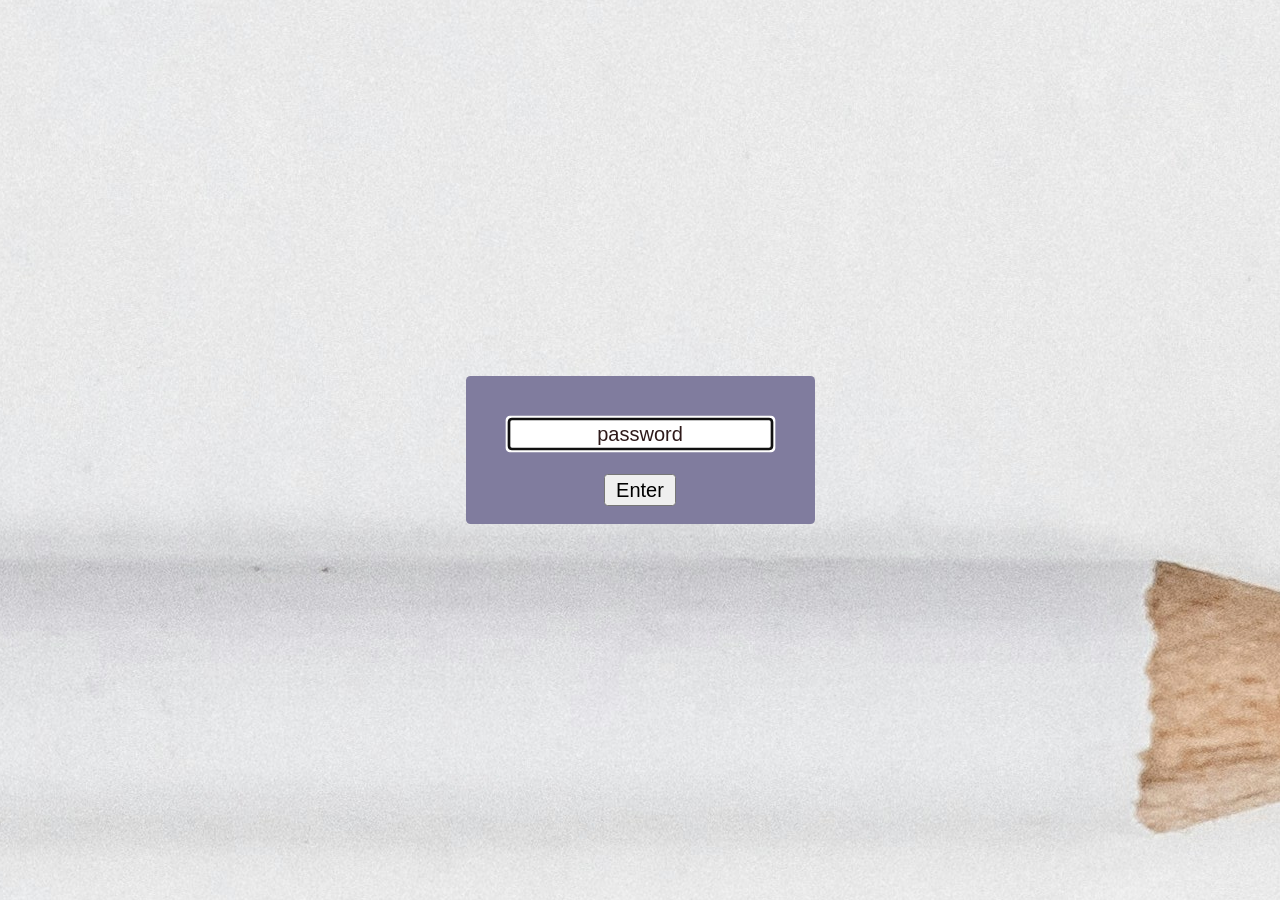
<file: index.html>
<!DOCTYPE html>
<html xmlns="http://www.w3.org/1999/xhtml">
<head>
<title>Statistics Seminar</title>

<meta name="viewport" content="width=device-width, initial-scale=1.0">

</head>

<style>

body {
	background-image: url('background.png');
	background-attachment: fixed;
	color: #fcca03;
}

.box {
	border-radius: 3px;
	background: #807c9e; margin: auto; padding: 12px;
}

.lightbox {
	zoom: 1.5;
	position: fixed;
	top: 0;
	left: 0;
	width: 100%;
	height: 100%;
	background: rgba(255, 255, 255, 0);
	text-align: center;
	margin: auto;

}

div.horizontal {
	display: flex;
	justify-content: center;
	height: 100%;
}

div.vertical {
	display: flex;
	flex-direction: column;
	justify-content: center;
	width: 100%;
}

::-webkit-input-placeholder {
   color: rgb(46, 26, 26);
   text-align: center;
}

::-moz-placeholder {
   color: rgb(46, 26, 26);
   text-align: center;
}

:-ms-input-placeholder {
   color: rgb(46, 26, 26);
   text-align: center;
}

</style>

<body>

	<div id="loginbox" class="lightbox" >
		<div class="horizontal">
			<div class="vertical">
				<div class="box">
					<input style="margin: 16px; text-align: center;" id="password" type="password" placeholder="password" /> <br />
					<button id="loginbutton" type="button">Enter</button>
					<p id="wrongPassword" style="display: none">wrong password</p>
				</div>
			</div>
		</div>
	</div>



	<script type="text/javascript" src="https://code.jquery.com/jquery-1.12.0.min.js"></script>


	 <script type="text/javascript" src="https://rawcdn.githack.com/chrisveness/crypto/7067ee62f18c76dd4a9d372a00e647205460b62b/sha1.js"></script>

	<script type="text/javascript">
	"use strict";


	function loadPage(pwd) {

		var hash= pwd;
		hash= Sha1.hash(pwd);
		var url= hash + "/docs/index.html"; // the page to load

		$.ajax({
			url : url,
			dataType : "html",
			success : function(data) {

				window.location= url;

			},
			error : function(xhr, ajaxOptions, thrownError) {


				parent.location.hash= hash;

				//$("#wrongPassword").show();
				$("#password").attr("placeholder","wrong password");
				$("#password").val("");
			}
		});
	}


	$("#loginbutton").on("click", function() {
		loadPage($("#password").val());
	});
	$("#password").keypress(function(e) {
		if (e.which == 13) {

			loadPage($("#password").val());
		}
	});
	$("#password").focus();

	</script>

</body>
</html>
</file>
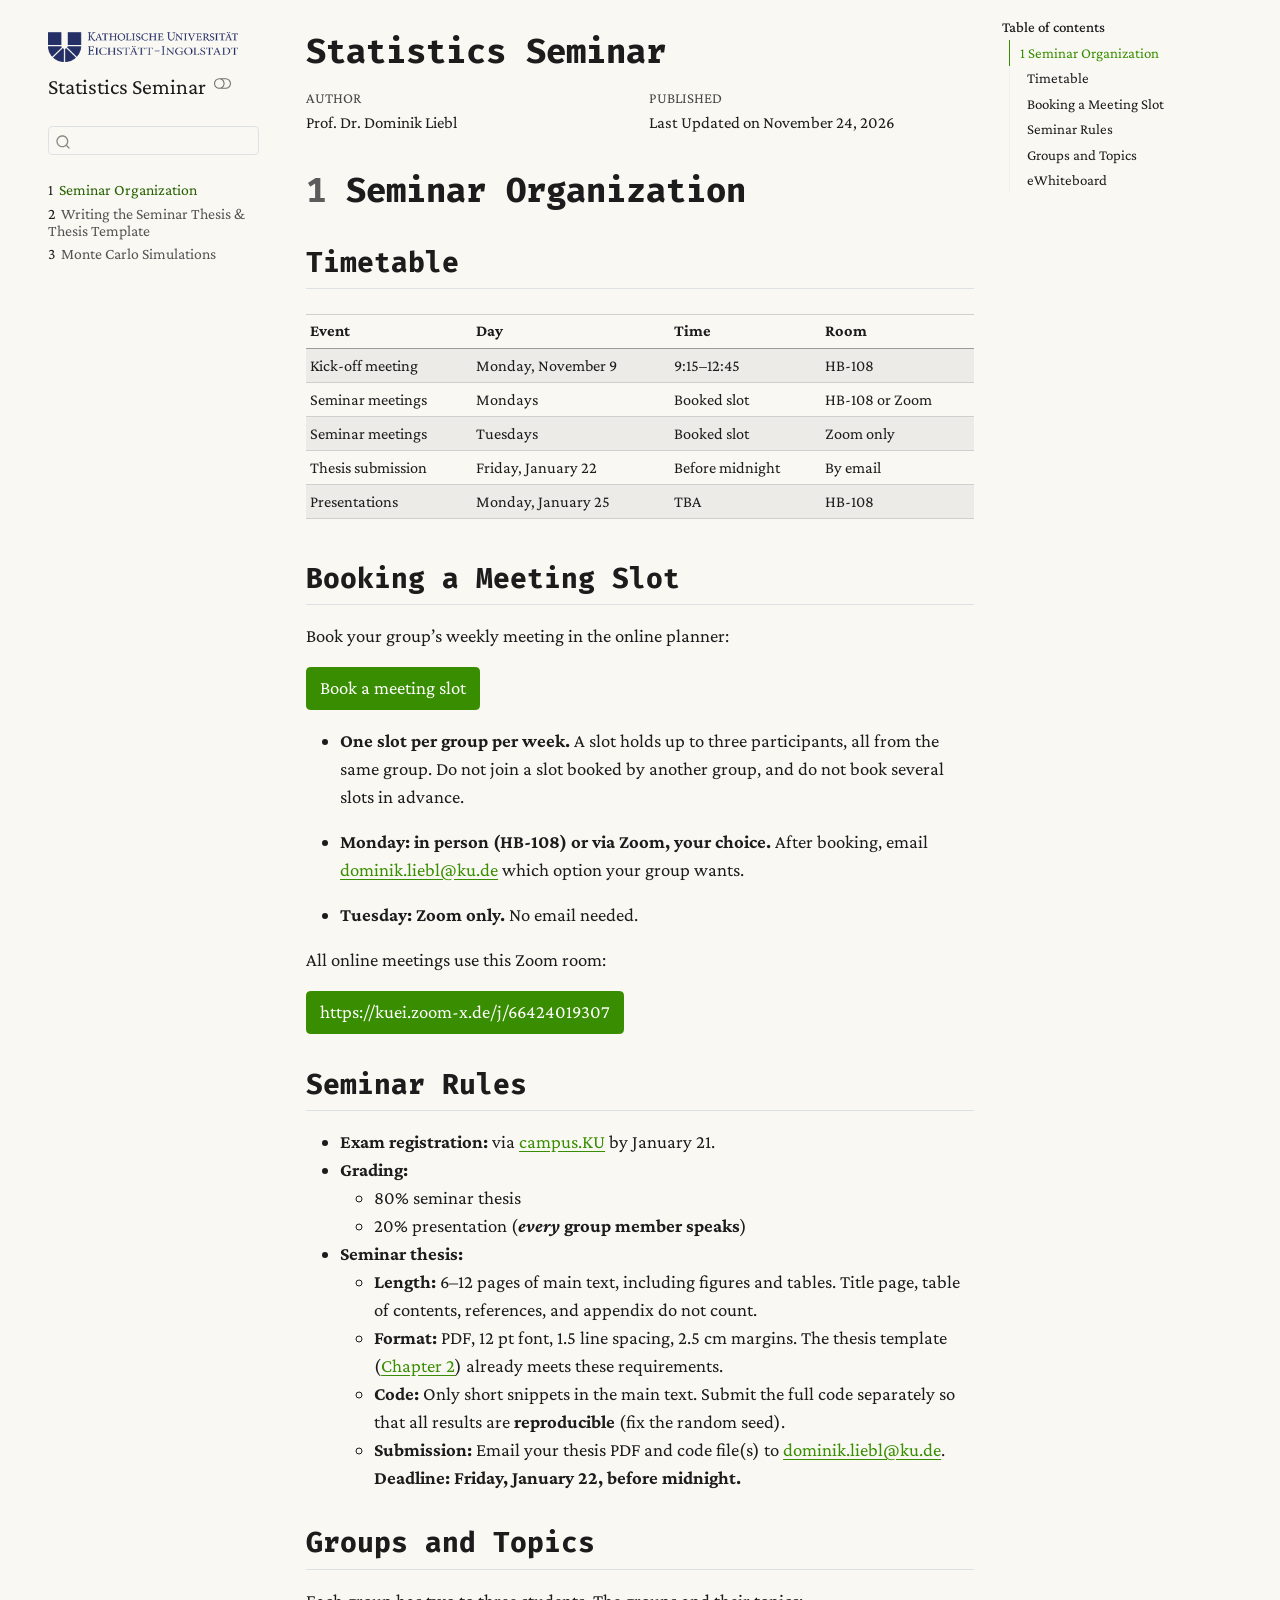
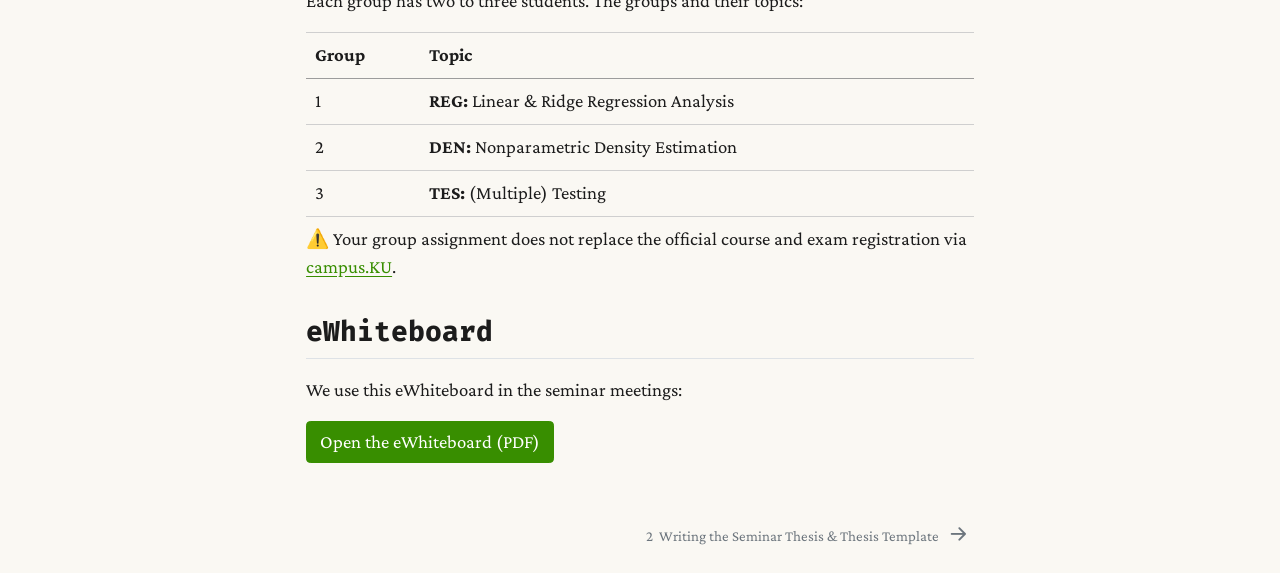
<file: 808068ebae80eb5d4d869b2d85708bfa71cf1113/docs/index.html>
<!DOCTYPE html>
<html xmlns="http://www.w3.org/1999/xhtml" lang="en" xml:lang="en"><head>
<meta http-equiv="Content-Type" content="text/html; charset=UTF-8">
<meta charset="utf-8">
<meta name="generator" content="quarto-1.5.57">
<meta name="viewport" content="width=device-width, initial-scale=1.0, user-scalable=yes">
<meta name="author" content="Prof.&nbsp;Dr.&nbsp;Dominik Liebl">
<title>Statistics Seminar</title>
<style>
code{white-space: pre-wrap;}
span.smallcaps{font-variant: small-caps;}
div.columns{display: flex; gap: min(4vw, 1.5em);}
div.column{flex: auto; overflow-x: auto;}
div.hanging-indent{margin-left: 1.5em; text-indent: -1.5em;}
ul.task-list{list-style: none;}
ul.task-list li input[type="checkbox"] {
  width: 0.8em;
  margin: 0 0.8em 0.2em -1em; /* quarto-specific, see https://github.com/quarto-dev/quarto-cli/issues/4556 */ 
  vertical-align: middle;
}
</style>

<script src="site_libs/quarto-nav/quarto-nav.js"></script>
<script src="site_libs/quarto-nav/headroom.min.js"></script>
<script src="site_libs/clipboard/clipboard.min.js"></script>
<script src="site_libs/quarto-search/autocomplete.umd.js"></script>
<script src="site_libs/quarto-search/fuse.min.js"></script>
<script src="site_libs/quarto-search/quarto-search.js"></script>
<meta name="quarto:offset" content="./">
<link href="./03-Seminar-Thesis.html" rel="next">
<script src="site_libs/quarto-html/quarto.js"></script>
<script src="site_libs/quarto-html/popper.min.js"></script>
<script src="site_libs/quarto-html/tippy.umd.min.js"></script>
<script src="site_libs/quarto-html/anchor.min.js"></script>
<link href="site_libs/quarto-html/tippy.css" rel="stylesheet">
<link href="site_libs/quarto-html/quarto-syntax-highlighting.css" rel="stylesheet" class="quarto-color-scheme" id="quarto-text-highlighting-styles">
<link href="site_libs/quarto-html/quarto-syntax-highlighting-dark.css" rel="prefetch" class="quarto-color-scheme quarto-color-alternate" id="quarto-text-highlighting-styles">
<script src="site_libs/bootstrap/bootstrap.min.js"></script>
<link href="site_libs/bootstrap/bootstrap-icons.css" rel="stylesheet">
<link href="site_libs/bootstrap/bootstrap.min.css" rel="stylesheet" class="quarto-color-scheme" id="quarto-bootstrap" data-mode="light">
<link href="site_libs/bootstrap/bootstrap-dark.min.css" rel="prefetch" class="quarto-color-scheme quarto-color-alternate" id="quarto-bootstrap" data-mode="dark"><script id="quarto-search-options" type="application/json">{
  "location": "sidebar",
  "copy-button": false,
  "collapse-after": 3,
  "panel-placement": "start",
  "type": "textbox",
  "limit": 50,
  "keyboard-shortcut": [
    "f",
    "/",
    "s"
  ],
  "show-item-context": false,
  "language": {
    "search-no-results-text": "No results",
    "search-matching-documents-text": "matching documents",
    "search-copy-link-title": "Copy link to search",
    "search-hide-matches-text": "Hide additional matches",
    "search-more-match-text": "more match in this document",
    "search-more-matches-text": "more matches in this document",
    "search-clear-button-title": "Clear",
    "search-text-placeholder": "",
    "search-detached-cancel-button-title": "Cancel",
    "search-submit-button-title": "Submit",
    "search-label": "Search"
  }
}</script><script src="site_libs/kePrint-0.0.1/kePrint.js"></script><link href="site_libs/lightable-0.0.1/lightable.css" rel="stylesheet">
</head>
<body class="nav-sidebar floating">

<div id="quarto-search-results"></div>
  <header id="quarto-header" class="headroom fixed-top"><nav class="quarto-secondary-nav"><div class="container-fluid d-flex">
      <button type="button" class="quarto-btn-toggle btn" data-bs-toggle="collapse" role="button" data-bs-target=".quarto-sidebar-collapse-item" aria-controls="quarto-sidebar" aria-expanded="false" aria-label="Toggle sidebar navigation" onclick="if (window.quartoToggleHeadroom) { window.quartoToggleHeadroom(); }">
        <i class="bi bi-layout-text-sidebar-reverse"></i>
      </button>
        <nav class="quarto-page-breadcrumbs" aria-label="breadcrumb"><ol class="breadcrumb"><li class="breadcrumb-item"><a href="./index.html"><span class="chapter-number">1</span>&nbsp; <span class="chapter-title">Seminar Organization</span></a></li></ol></nav>
        <a class="flex-grow-1" role="navigation" data-bs-toggle="collapse" data-bs-target=".quarto-sidebar-collapse-item" aria-controls="quarto-sidebar" aria-expanded="false" aria-label="Toggle sidebar navigation" onclick="if (window.quartoToggleHeadroom) { window.quartoToggleHeadroom(); }">      
        </a>
      <button type="button" class="btn quarto-search-button" aria-label="Search" onclick="window.quartoOpenSearch();">
        <i class="bi bi-search"></i>
      </button>
    </div>
  </nav></header><!-- content --><div id="quarto-content" class="quarto-container page-columns page-rows-contents page-layout-article">
<!-- sidebar -->
  <nav id="quarto-sidebar" class="sidebar collapse collapse-horizontal quarto-sidebar-collapse-item sidebar-navigation floating overflow-auto"><div class="pt-lg-2 mt-2 text-left sidebar-header sidebar-header-stacked">
      <a href="./index.html" class="sidebar-logo-link">
      <img src="./images/KU_Logo_Blau_M.png" alt="" class="sidebar-logo py-0 d-lg-inline d-none"></a>
    <div class="sidebar-title mb-0 py-0">
      <a href="./">Statistics Seminar</a> 
        <div class="sidebar-tools-main">
  <a href="" class="quarto-color-scheme-toggle quarto-navigation-tool  px-1" onclick="window.quartoToggleColorScheme(); return false;" title="Toggle dark mode"><i class="bi"></i></a>
</div>
    </div>
      </div>
        <div class="mt-2 flex-shrink-0 align-items-center">
        <div class="sidebar-search">
        <div id="quarto-search" class="" title="Search"></div>
        </div>
        </div>
    <div class="sidebar-menu-container"> 
    <ul class="list-unstyled mt-1">
<li class="sidebar-item">
  <div class="sidebar-item-container"> 
  <a href="./index.html" class="sidebar-item-text sidebar-link active">
 <span class="menu-text"><span class="chapter-number">1</span>&nbsp; <span class="chapter-title">Seminar Organization</span></span></a>
  </div>
</li>
        <li class="sidebar-item">
  <div class="sidebar-item-container"> 
  <a href="./03-Seminar-Thesis.html" class="sidebar-item-text sidebar-link">
 <span class="menu-text"><span class="chapter-number">2</span>&nbsp; <span class="chapter-title">Writing the Seminar Thesis &amp; Thesis Template</span></span></a>
  </div>
</li>
        <li class="sidebar-item">
  <div class="sidebar-item-container"> 
  <a href="./01-Monte-Carlo.html" class="sidebar-item-text sidebar-link">
 <span class="menu-text"><span class="chapter-number">3</span>&nbsp; <span class="chapter-title">Monte Carlo Simulations</span></span></a>
  </div>
</li>
    </ul>
</div>
</nav><div id="quarto-sidebar-glass" class="quarto-sidebar-collapse-item" data-bs-toggle="collapse" data-bs-target=".quarto-sidebar-collapse-item"></div>
<!-- margin-sidebar -->
    <div id="quarto-margin-sidebar" class="sidebar margin-sidebar">
        <nav id="TOC" role="doc-toc" class="toc-active"><h2 id="toc-title">Table of contents</h2>
   
  <ul>
<li>
<a href="#sec-organization" id="toc-sec-organization" class="nav-link active" data-scroll-target="#sec-organization"><span class="header-section-number">1</span> Seminar Organization</a>
  <ul class="collapse">
<li><a href="#timetable" id="toc-timetable" class="nav-link" data-scroll-target="#timetable">Timetable</a></li>
  <li><a href="#booking-a-meeting-slot" id="toc-booking-a-meeting-slot" class="nav-link" data-scroll-target="#booking-a-meeting-slot">Booking a Meeting Slot</a></li>
  <li><a href="#seminar-rules" id="toc-seminar-rules" class="nav-link" data-scroll-target="#seminar-rules">Seminar Rules</a></li>
  <li><a href="#groups-and-topics" id="toc-groups-and-topics" class="nav-link" data-scroll-target="#groups-and-topics">Groups and Topics</a></li>
  <li><a href="#ewhiteboard" id="toc-ewhiteboard" class="nav-link" data-scroll-target="#ewhiteboard">eWhiteboard</a></li>
  </ul>
</li>
  </ul></nav>
    </div>
<!-- main -->
<main class="content" id="quarto-document-content"><header id="title-block-header" class="quarto-title-block default"><div class="quarto-title">
<h1 class="title">Statistics Seminar</h1>
</div>



<div class="quarto-title-meta">

    <div>
    <div class="quarto-title-meta-heading">Author</div>
    <div class="quarto-title-meta-contents">
             <p>Prof.&nbsp;Dr.&nbsp;Dominik Liebl </p>
          </div>
  </div>
    
    <div>
    <div class="quarto-title-meta-heading">Published</div>
    <div class="quarto-title-meta-contents">
      <p class="date">Last Updated on November 24, 2026</p>
    </div>
  </div>
  
    
  </div>
  


</header><!-- LTeX: language=en-US --><section id="sec-organization" class="level1" data-number="1"><h1 data-number="1">
<span class="header-section-number">1</span> Seminar Organization</h1>
<section id="timetable" class="level2 unnumbered"><h2 class="unnumbered anchored" data-anchor-id="timetable">Timetable</h2>
<div class="cell" data-layout-align="center">
<div class="cell-output-display">
<table class="table caption-top table-sm table-striped small" data-quarto-postprocess="true">
<thead><tr class="header">
<th style="text-align: left;" data-quarto-table-cell-role="th">Event</th>
<th style="text-align: left;" data-quarto-table-cell-role="th">Day</th>
<th style="text-align: left;" data-quarto-table-cell-role="th">Time</th>
<th style="text-align: left;" data-quarto-table-cell-role="th">Room</th>
</tr></thead>
<tbody>
<tr class="odd">
<td style="text-align: left;">Kick-off meeting</td>
<td style="text-align: left;">Monday, November 9</td>
<td style="text-align: left;">9:15–12:45</td>
<td style="text-align: left;">HB-108</td>
</tr>
<tr class="even">
<td style="text-align: left;">Seminar meetings</td>
<td style="text-align: left;">Mondays</td>
<td style="text-align: left;">Booked slot</td>
<td style="text-align: left;">HB-108 or Zoom</td>
</tr>
<tr class="odd">
<td style="text-align: left;">Seminar meetings</td>
<td style="text-align: left;">Tuesdays</td>
<td style="text-align: left;">Booked slot</td>
<td style="text-align: left;">Zoom only</td>
</tr>
<tr class="even">
<td style="text-align: left;">Thesis submission</td>
<td style="text-align: left;">Friday, January 22</td>
<td style="text-align: left;">Before midnight</td>
<td style="text-align: left;">By email</td>
</tr>
<tr class="odd">
<td style="text-align: left;">Presentations</td>
<td style="text-align: left;">Monday, January 25</td>
<td style="text-align: left;">TBA</td>
<td style="text-align: left;">HB-108</td>
</tr>
</tbody>
</table>
</div>
</div>
</section><section id="booking-a-meeting-slot" class="level2 unnumbered"><h2 class="unnumbered anchored" data-anchor-id="booking-a-meeting-slot">Booking a Meeting Slot</h2>
<p>Book your group’s weekly meeting in the online planner:</p>
<p><a href="https://terminplaner.dfn.de/public/bookings/30d3a64c-356c-4dc3-82ca-a02fd46df1c0" class="btn btn-primary" target="_blank" rel="noopener">Book a meeting slot</a></p>
<div class="spaced-list">
<ul>
<li>
<strong>One slot per group per week.</strong> A slot holds up to three participants, all from the same group. Do not join a slot booked by another group, and do not book several slots in advance.</li>
<li>
<strong>Monday: in person (HB-108) or via Zoom, your choice.</strong> After booking, email <a href="mailto:dominik.liebl@ku.de">dominik.liebl@ku.de</a> which option your group wants.</li>
<li>
<strong>Tuesday: Zoom only.</strong> No email needed.</li>
</ul>
</div>
<p>All online meetings use this Zoom room:</p>
<p><a href="https://kuei.zoom-x.de/j/66424019307" class="btn btn-primary" target="_blank" rel="noopener">https://kuei.zoom-x.de/j/66424019307</a></p>
<!-- 
## Who Is the Seminar For? {-}

The seminar is open to Master's students at the WFI (e.g., BAOR) and in the Master's program in Data Science.

You should have taken at least one Master's-level statistics course (e.g., Predictive Analytics) or hold a quantitative Bachelor's degree. Above all, you should be curious about *how* and *why* statistical methods work, not just how to apply them. 
-->
</section><section id="seminar-rules" class="level2 unnumbered"><h2 class="unnumbered anchored" data-anchor-id="seminar-rules">Seminar Rules</h2>
<ul>
<li>
<strong>Exam registration:</strong> via <a href="https://campus.ku.de/">campus.KU</a> by January 21.</li>
<li>
<strong>Grading:</strong>
<ul>
<li>80% seminar thesis</li>
<li>20% presentation (<strong><em>every</em> group member speaks</strong>)</li>
</ul>
</li>
<li>
<strong>Seminar thesis:</strong>
<ul>
<li>
<strong>Length:</strong> 6–12 pages of main text, including figures and tables. Title page, table of contents, references, and appendix do not count.</li>
<li>
<strong>Format:</strong> PDF, 12 pt font, 1.5 line spacing, 2.5 cm margins. The thesis template (<a href="03-Seminar-Thesis.html" class="quarto-xref"><span>Chapter 2</span></a>) already meets these requirements.</li>
<li>
<strong>Code:</strong> Only short snippets in the main text. Submit the full code separately so that all results are <strong>reproducible</strong> (fix the random seed).</li>
<li>
<strong>Submission:</strong> Email your thesis PDF and code file(s) to <a href="mailto:dominik.liebl@ku.de">dominik.liebl@ku.de</a>. <strong>Deadline: Friday, January 22, before midnight.</strong>
</li>
</ul>
</li>
</ul></section><section id="groups-and-topics" class="level2 unnumbered"><h2 class="unnumbered anchored" data-anchor-id="groups-and-topics">Groups and Topics</h2>
<p>Each group has two to three students. The groups and their topics:</p>
<table class="caption-top table">
<thead><tr class="header">
<th style="text-align: left;">Group</th>
<th style="text-align: left;">Topic</th>
</tr></thead>
<tbody>
<tr class="odd">
<td style="text-align: left;">1</td>
<td style="text-align: left;">
<strong>REG:</strong> Linear &amp; Ridge Regression Analysis</td>
</tr>
<tr class="even">
<td style="text-align: left;">2</td>
<td style="text-align: left;">
<strong>DEN:</strong> Nonparametric Density Estimation</td>
</tr>
<tr class="odd">
<td style="text-align: left;">3</td>
<td style="text-align: left;">
<strong>TES:</strong> (Multiple) Testing</td>
</tr>
</tbody>
</table>
<p>⚠️ Your group assignment does not replace the official course and exam registration via <a href="https://campus.ku.de/">campus.KU</a>.</p>
</section><section id="ewhiteboard" class="level2 unnumbered"><h2 class="unnumbered anchored" data-anchor-id="ewhiteboard">eWhiteboard</h2>
<p>We use this eWhiteboard in the seminar meetings:</p>
<p><a href="https://www.dropbox.com/scl/fi/a8gewu9x97xj0x3fsp31y/26_27_eWhiteboard_annotated.pdf?rlkey=s9t4svy32iigxibruovo5gq4s&amp;st=b3fcm7m6&amp;dl=0" class="btn btn-primary" target="_blank" rel="noopener">Open the eWhiteboard (PDF)</a></p>


</section></section></main><!-- /main --><script id="quarto-html-after-body" type="application/javascript">
window.document.addEventListener("DOMContentLoaded", function (event) {
  const toggleBodyColorMode = (bsSheetEl) => {
    const mode = bsSheetEl.getAttribute("data-mode");
    const bodyEl = window.document.querySelector("body");
    if (mode === "dark") {
      bodyEl.classList.add("quarto-dark");
      bodyEl.classList.remove("quarto-light");
    } else {
      bodyEl.classList.add("quarto-light");
      bodyEl.classList.remove("quarto-dark");
    }
  }
  const toggleBodyColorPrimary = () => {
    const bsSheetEl = window.document.querySelector("link#quarto-bootstrap");
    if (bsSheetEl) {
      toggleBodyColorMode(bsSheetEl);
    }
  }
  toggleBodyColorPrimary();  
  const disableStylesheet = (stylesheets) => {
    for (let i=0; i < stylesheets.length; i++) {
      const stylesheet = stylesheets[i];
      stylesheet.rel = 'prefetch';
    }
  }
  const enableStylesheet = (stylesheets) => {
    for (let i=0; i < stylesheets.length; i++) {
      const stylesheet = stylesheets[i];
      stylesheet.rel = 'stylesheet';
    }
  }
  const manageTransitions = (selector, allowTransitions) => {
    const els = window.document.querySelectorAll(selector);
    for (let i=0; i < els.length; i++) {
      const el = els[i];
      if (allowTransitions) {
        el.classList.remove('notransition');
      } else {
        el.classList.add('notransition');
      }
    }
  }
  const toggleGiscusIfUsed = (isAlternate, darkModeDefault) => {
    const baseTheme = document.querySelector('#giscus-base-theme')?.value ?? 'light';
    const alternateTheme = document.querySelector('#giscus-alt-theme')?.value ?? 'dark';
    let newTheme = '';
    if(darkModeDefault) {
      newTheme = isAlternate ? baseTheme : alternateTheme;
    } else {
      newTheme = isAlternate ? alternateTheme : baseTheme;
    }
    const changeGiscusTheme = () => {
      // From: https://github.com/giscus/giscus/issues/336
      const sendMessage = (message) => {
        const iframe = document.querySelector('iframe.giscus-frame');
        if (!iframe) return;
        iframe.contentWindow.postMessage({ giscus: message }, 'https://giscus.app');
      }
      sendMessage({
        setConfig: {
          theme: newTheme
        }
      });
    }
    const isGiscussLoaded = window.document.querySelector('iframe.giscus-frame') !== null;
    if (isGiscussLoaded) {
      changeGiscusTheme();
    }
  }
  const toggleColorMode = (alternate) => {
    // Switch the stylesheets
    const alternateStylesheets = window.document.querySelectorAll('link.quarto-color-scheme.quarto-color-alternate');
    manageTransitions('#quarto-margin-sidebar .nav-link', false);
    if (alternate) {
      enableStylesheet(alternateStylesheets);
      for (const sheetNode of alternateStylesheets) {
        if (sheetNode.id === "quarto-bootstrap") {
          toggleBodyColorMode(sheetNode);
        }
      }
    } else {
      disableStylesheet(alternateStylesheets);
      toggleBodyColorPrimary();
    }
    manageTransitions('#quarto-margin-sidebar .nav-link', true);
    // Switch the toggles
    const toggles = window.document.querySelectorAll('.quarto-color-scheme-toggle');
    for (let i=0; i < toggles.length; i++) {
      const toggle = toggles[i];
      if (toggle) {
        if (alternate) {
          toggle.classList.add("alternate");     
        } else {
          toggle.classList.remove("alternate");
        }
      }
    }
    // Hack to workaround the fact that safari doesn't
    // properly recolor the scrollbar when toggling (#1455)
    if (navigator.userAgent.indexOf('Safari') > 0 && navigator.userAgent.indexOf('Chrome') == -1) {
      manageTransitions("body", false);
      window.scrollTo(0, 1);
      setTimeout(() => {
        window.scrollTo(0, 0);
        manageTransitions("body", true);
      }, 40);  
    }
  }
  const isFileUrl = () => { 
    return window.location.protocol === 'file:';
  }
  const hasAlternateSentinel = () => {  
    let styleSentinel = getColorSchemeSentinel();
    if (styleSentinel !== null) {
      return styleSentinel === "alternate";
    } else {
      return false;
    }
  }
  const setStyleSentinel = (alternate) => {
    const value = alternate ? "alternate" : "default";
    if (!isFileUrl()) {
      window.localStorage.setItem("quarto-color-scheme", value);
    } else {
      localAlternateSentinel = value;
    }
  }
  const getColorSchemeSentinel = () => {
    if (!isFileUrl()) {
      const storageValue = window.localStorage.getItem("quarto-color-scheme");
      return storageValue != null ? storageValue : localAlternateSentinel;
    } else {
      return localAlternateSentinel;
    }
  }
  const darkModeDefault = false;
  let localAlternateSentinel = darkModeDefault ? 'alternate' : 'default';
  // Dark / light mode switch
  window.quartoToggleColorScheme = () => {
    // Read the current dark / light value 
    let toAlternate = !hasAlternateSentinel();
    toggleColorMode(toAlternate);
    setStyleSentinel(toAlternate);
    toggleGiscusIfUsed(toAlternate, darkModeDefault);
  };
  // Ensure there is a toggle, if there isn't float one in the top right
  if (window.document.querySelector('.quarto-color-scheme-toggle') === null) {
    const a = window.document.createElement('a');
    a.classList.add('top-right');
    a.classList.add('quarto-color-scheme-toggle');
    a.href = "";
    a.onclick = function() { try { window.quartoToggleColorScheme(); } catch {} return false; };
    const i = window.document.createElement("i");
    i.classList.add('bi');
    a.appendChild(i);
    window.document.body.appendChild(a);
  }
  // Switch to dark mode if need be
  if (hasAlternateSentinel()) {
    toggleColorMode(true);
  } else {
    toggleColorMode(false);
  }
  const icon = "";
  const anchorJS = new window.AnchorJS();
  anchorJS.options = {
    placement: 'right',
    icon: icon
  };
  anchorJS.add('.anchored');
  const isCodeAnnotation = (el) => {
    for (const clz of el.classList) {
      if (clz.startsWith('code-annotation-')) {                     
        return true;
      }
    }
    return false;
  }
  const onCopySuccess = function(e) {
    // button target
    const button = e.trigger;
    // don't keep focus
    button.blur();
    // flash "checked"
    button.classList.add('code-copy-button-checked');
    var currentTitle = button.getAttribute("title");
    button.setAttribute("title", "Copied!");
    let tooltip;
    if (window.bootstrap) {
      button.setAttribute("data-bs-toggle", "tooltip");
      button.setAttribute("data-bs-placement", "left");
      button.setAttribute("data-bs-title", "Copied!");
      tooltip = new bootstrap.Tooltip(button, 
        { trigger: "manual", 
          customClass: "code-copy-button-tooltip",
          offset: [0, -8]});
      tooltip.show();    
    }
    setTimeout(function() {
      if (tooltip) {
        tooltip.hide();
        button.removeAttribute("data-bs-title");
        button.removeAttribute("data-bs-toggle");
        button.removeAttribute("data-bs-placement");
      }
      button.setAttribute("title", currentTitle);
      button.classList.remove('code-copy-button-checked');
    }, 1000);
    // clear code selection
    e.clearSelection();
  }
  const getTextToCopy = function(trigger) {
      const codeEl = trigger.previousElementSibling.cloneNode(true);
      for (const childEl of codeEl.children) {
        if (isCodeAnnotation(childEl)) {
          childEl.remove();
        }
      }
      return codeEl.innerText;
  }
  const clipboard = new window.ClipboardJS('.code-copy-button:not([data-in-quarto-modal])', {
    text: getTextToCopy
  });
  clipboard.on('success', onCopySuccess);
  if (window.document.getElementById('quarto-embedded-source-code-modal')) {
    // For code content inside modals, clipBoardJS needs to be initialized with a container option
    // TODO: Check when it could be a function (https://github.com/zenorocha/clipboard.js/issues/860)
    const clipboardModal = new window.ClipboardJS('.code-copy-button[data-in-quarto-modal]', {
      text: getTextToCopy,
      container: window.document.getElementById('quarto-embedded-source-code-modal')
    });
    clipboardModal.on('success', onCopySuccess);
  }
    var localhostRegex = new RegExp(/^(?:http|https):\/\/localhost\:?[0-9]*\//);
    var mailtoRegex = new RegExp(/^mailto:/);
      var filterRegex = new RegExp('/' + window.location.host + '/');
    var isInternal = (href) => {
        return filterRegex.test(href) || localhostRegex.test(href) || mailtoRegex.test(href);
    }
    // Inspect non-navigation links and adorn them if external
 	var links = window.document.querySelectorAll('a[href]:not(.nav-link):not(.navbar-brand):not(.toc-action):not(.sidebar-link):not(.sidebar-item-toggle):not(.pagination-link):not(.no-external):not([aria-hidden]):not(.dropdown-item):not(.quarto-navigation-tool):not(.about-link)');
    for (var i=0; i<links.length; i++) {
      const link = links[i];
      if (!isInternal(link.href)) {
        // undo the damage that might have been done by quarto-nav.js in the case of
        // links that we want to consider external
        if (link.dataset.originalHref !== undefined) {
          link.href = link.dataset.originalHref;
        }
      }
    }
  function tippyHover(el, contentFn, onTriggerFn, onUntriggerFn) {
    const config = {
      allowHTML: true,
      maxWidth: 500,
      delay: 100,
      arrow: false,
      appendTo: function(el) {
          return el.parentElement;
      },
      interactive: true,
      interactiveBorder: 10,
      theme: 'quarto',
      placement: 'bottom-start',
    };
    if (contentFn) {
      config.content = contentFn;
    }
    if (onTriggerFn) {
      config.onTrigger = onTriggerFn;
    }
    if (onUntriggerFn) {
      config.onUntrigger = onUntriggerFn;
    }
    window.tippy(el, config); 
  }
  const noterefs = window.document.querySelectorAll('a[role="doc-noteref"]');
  for (var i=0; i<noterefs.length; i++) {
    const ref = noterefs[i];
    tippyHover(ref, function() {
      // use id or data attribute instead here
      let href = ref.getAttribute('data-footnote-href') || ref.getAttribute('href');
      try { href = new URL(href).hash; } catch {}
      const id = href.replace(/^#\/?/, "");
      const note = window.document.getElementById(id);
      if (note) {
        return note.innerHTML;
      } else {
        return "";
      }
    });
  }
  const xrefs = window.document.querySelectorAll('a.quarto-xref');
  const processXRef = (id, note) => {
    // Strip column container classes
    const stripColumnClz = (el) => {
      el.classList.remove("page-full", "page-columns");
      if (el.children) {
        for (const child of el.children) {
          stripColumnClz(child);
        }
      }
    }
    stripColumnClz(note)
    if (id === null || id.startsWith('sec-')) {
      // Special case sections, only their first couple elements
      const container = document.createElement("div");
      if (note.children && note.children.length > 2) {
        container.appendChild(note.children[0].cloneNode(true));
        for (let i = 1; i < note.children.length; i++) {
          const child = note.children[i];
          if (child.tagName === "P" && child.innerText === "") {
            continue;
          } else {
            container.appendChild(child.cloneNode(true));
            break;
          }
        }
        if (window.Quarto?.typesetMath) {
          window.Quarto.typesetMath(container);
        }
        return container.innerHTML
      } else {
        if (window.Quarto?.typesetMath) {
          window.Quarto.typesetMath(note);
        }
        return note.innerHTML;
      }
    } else {
      // Remove any anchor links if they are present
      const anchorLink = note.querySelector('a.anchorjs-link');
      if (anchorLink) {
        anchorLink.remove();
      }
      if (window.Quarto?.typesetMath) {
        window.Quarto.typesetMath(note);
      }
      // TODO in 1.5, we should make sure this works without a callout special case
      if (note.classList.contains("callout")) {
        return note.outerHTML;
      } else {
        return note.innerHTML;
      }
    }
  }
  for (var i=0; i<xrefs.length; i++) {
    const xref = xrefs[i];
    tippyHover(xref, undefined, function(instance) {
      instance.disable();
      let url = xref.getAttribute('href');
      let hash = undefined; 
      if (url.startsWith('#')) {
        hash = url;
      } else {
        try { hash = new URL(url).hash; } catch {}
      }
      if (hash) {
        const id = hash.replace(/^#\/?/, "");
        const note = window.document.getElementById(id);
        if (note !== null) {
          try {
            const html = processXRef(id, note.cloneNode(true));
            instance.setContent(html);
          } finally {
            instance.enable();
            instance.show();
          }
        } else {
          // See if we can fetch this
          fetch(url.split('#')[0])
          .then(res => res.text())
          .then(html => {
            const parser = new DOMParser();
            const htmlDoc = parser.parseFromString(html, "text/html");
            const note = htmlDoc.getElementById(id);
            if (note !== null) {
              const html = processXRef(id, note);
              instance.setContent(html);
            } 
          }).finally(() => {
            instance.enable();
            instance.show();
          });
        }
      } else {
        // See if we can fetch a full url (with no hash to target)
        // This is a special case and we should probably do some content thinning / targeting
        fetch(url)
        .then(res => res.text())
        .then(html => {
          const parser = new DOMParser();
          const htmlDoc = parser.parseFromString(html, "text/html");
          const note = htmlDoc.querySelector('main.content');
          if (note !== null) {
            // This should only happen for chapter cross references
            // (since there is no id in the URL)
            // remove the first header
            if (note.children.length > 0 && note.children[0].tagName === "HEADER") {
              note.children[0].remove();
            }
            const html = processXRef(null, note);
            instance.setContent(html);
          } 
        }).finally(() => {
          instance.enable();
          instance.show();
        });
      }
    }, function(instance) {
    });
  }
      let selectedAnnoteEl;
      const selectorForAnnotation = ( cell, annotation) => {
        let cellAttr = 'data-code-cell="' + cell + '"';
        let lineAttr = 'data-code-annotation="' +  annotation + '"';
        const selector = 'span[' + cellAttr + '][' + lineAttr + ']';
        return selector;
      }
      const selectCodeLines = (annoteEl) => {
        const doc = window.document;
        const targetCell = annoteEl.getAttribute("data-target-cell");
        const targetAnnotation = annoteEl.getAttribute("data-target-annotation");
        const annoteSpan = window.document.querySelector(selectorForAnnotation(targetCell, targetAnnotation));
        const lines = annoteSpan.getAttribute("data-code-lines").split(",");
        const lineIds = lines.map((line) => {
          return targetCell + "-" + line;
        })
        let top = null;
        let height = null;
        let parent = null;
        if (lineIds.length > 0) {
            //compute the position of the single el (top and bottom and make a div)
            const el = window.document.getElementById(lineIds[0]);
            top = el.offsetTop;
            height = el.offsetHeight;
            parent = el.parentElement.parentElement;
          if (lineIds.length > 1) {
            const lastEl = window.document.getElementById(lineIds[lineIds.length - 1]);
            const bottom = lastEl.offsetTop + lastEl.offsetHeight;
            height = bottom - top;
          }
          if (top !== null && height !== null && parent !== null) {
            // cook up a div (if necessary) and position it 
            let div = window.document.getElementById("code-annotation-line-highlight");
            if (div === null) {
              div = window.document.createElement("div");
              div.setAttribute("id", "code-annotation-line-highlight");
              div.style.position = 'absolute';
              parent.appendChild(div);
            }
            div.style.top = top - 2 + "px";
            div.style.height = height + 4 + "px";
            div.style.left = 0;
            let gutterDiv = window.document.getElementById("code-annotation-line-highlight-gutter");
            if (gutterDiv === null) {
              gutterDiv = window.document.createElement("div");
              gutterDiv.setAttribute("id", "code-annotation-line-highlight-gutter");
              gutterDiv.style.position = 'absolute';
              const codeCell = window.document.getElementById(targetCell);
              const gutter = codeCell.querySelector('.code-annotation-gutter');
              gutter.appendChild(gutterDiv);
            }
            gutterDiv.style.top = top - 2 + "px";
            gutterDiv.style.height = height + 4 + "px";
          }
          selectedAnnoteEl = annoteEl;
        }
      };
      const unselectCodeLines = () => {
        const elementsIds = ["code-annotation-line-highlight", "code-annotation-line-highlight-gutter"];
        elementsIds.forEach((elId) => {
          const div = window.document.getElementById(elId);
          if (div) {
            div.remove();
          }
        });
        selectedAnnoteEl = undefined;
      };
        // Handle positioning of the toggle
    window.addEventListener(
      "resize",
      throttle(() => {
        elRect = undefined;
        if (selectedAnnoteEl) {
          selectCodeLines(selectedAnnoteEl);
        }
      }, 10)
    );
    function throttle(fn, ms) {
    let throttle = false;
    let timer;
      return (...args) => {
        if(!throttle) { // first call gets through
            fn.apply(this, args);
            throttle = true;
        } else { // all the others get throttled
            if(timer) clearTimeout(timer); // cancel #2
            timer = setTimeout(() => {
              fn.apply(this, args);
              timer = throttle = false;
            }, ms);
        }
      };
    }
      // Attach click handler to the DT
      const annoteDls = window.document.querySelectorAll('dt[data-target-cell]');
      for (const annoteDlNode of annoteDls) {
        annoteDlNode.addEventListener('click', (event) => {
          const clickedEl = event.target;
          if (clickedEl !== selectedAnnoteEl) {
            unselectCodeLines();
            const activeEl = window.document.querySelector('dt[data-target-cell].code-annotation-active');
            if (activeEl) {
              activeEl.classList.remove('code-annotation-active');
            }
            selectCodeLines(clickedEl);
            clickedEl.classList.add('code-annotation-active');
          } else {
            // Unselect the line
            unselectCodeLines();
            clickedEl.classList.remove('code-annotation-active');
          }
        });
      }
  const findCites = (el) => {
    const parentEl = el.parentElement;
    if (parentEl) {
      const cites = parentEl.dataset.cites;
      if (cites) {
        return {
          el,
          cites: cites.split(' ')
        };
      } else {
        return findCites(el.parentElement)
      }
    } else {
      return undefined;
    }
  };
  var bibliorefs = window.document.querySelectorAll('a[role="doc-biblioref"]');
  for (var i=0; i<bibliorefs.length; i++) {
    const ref = bibliorefs[i];
    const citeInfo = findCites(ref);
    if (citeInfo) {
      tippyHover(citeInfo.el, function() {
        var popup = window.document.createElement('div');
        citeInfo.cites.forEach(function(cite) {
          var citeDiv = window.document.createElement('div');
          citeDiv.classList.add('hanging-indent');
          citeDiv.classList.add('csl-entry');
          var biblioDiv = window.document.getElementById('ref-' + cite);
          if (biblioDiv) {
            citeDiv.innerHTML = biblioDiv.innerHTML;
          }
          popup.appendChild(citeDiv);
        });
        return popup.innerHTML;
      });
    }
  }
});
</script><nav class="page-navigation"><div class="nav-page nav-page-previous">
  </div>
  <div class="nav-page nav-page-next">
      <a href="./03-Seminar-Thesis.html" class="pagination-link" aria-label="Writing the Seminar Thesis &amp; Thesis Template">
        <span class="nav-page-text"><span class="chapter-number">2</span>&nbsp; <span class="chapter-title">Writing the Seminar Thesis &amp; Thesis Template</span></span> <i class="bi bi-arrow-right-short"></i>
      </a>
  </div>
</nav>
</div> <!-- /content -->



</body></html>
</file>
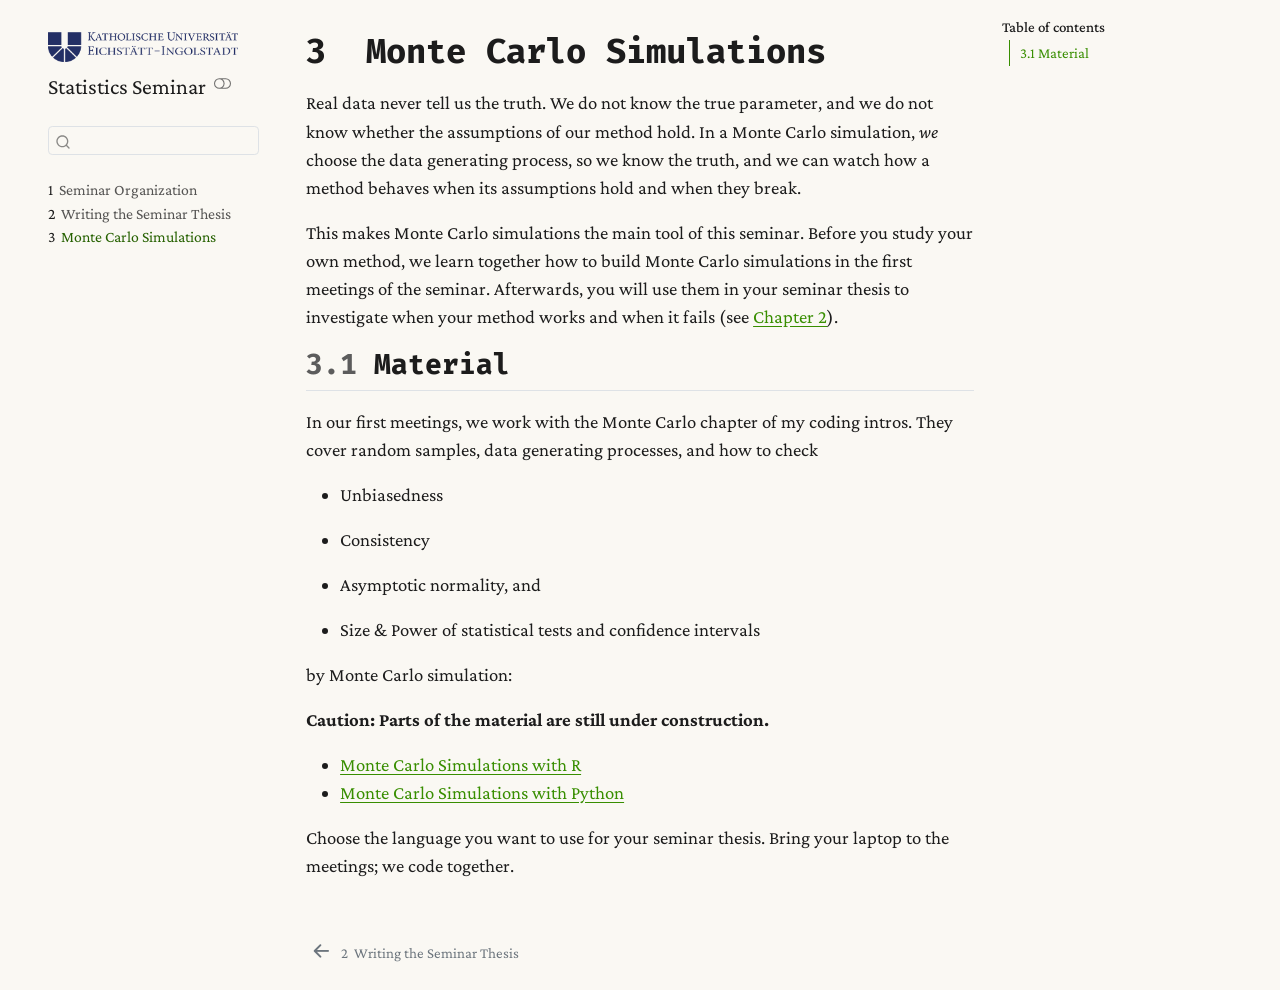
<file: 808068ebae80eb5d4d869b2d85708bfa71cf1113/docs/01-Monte-Carlo.html>
<!DOCTYPE html>
<html xmlns="http://www.w3.org/1999/xhtml" lang="en" xml:lang="en"><head>

<meta charset="utf-8">
<meta name="generator" content="quarto-1.5.57">

<meta name="viewport" content="width=device-width, initial-scale=1.0, user-scalable=yes">


<title>3&nbsp; Monte Carlo Simulations – Statistics Seminar</title>
<style>
code{white-space: pre-wrap;}
span.smallcaps{font-variant: small-caps;}
div.columns{display: flex; gap: min(4vw, 1.5em);}
div.column{flex: auto; overflow-x: auto;}
div.hanging-indent{margin-left: 1.5em; text-indent: -1.5em;}
ul.task-list{list-style: none;}
ul.task-list li input[type="checkbox"] {
  width: 0.8em;
  margin: 0 0.8em 0.2em -1em; /* quarto-specific, see https://github.com/quarto-dev/quarto-cli/issues/4556 */ 
  vertical-align: middle;
}
</style>


<script src="site_libs/quarto-nav/quarto-nav.js"></script>
<script src="site_libs/quarto-nav/headroom.min.js"></script>
<script src="site_libs/clipboard/clipboard.min.js"></script>
<script src="site_libs/quarto-search/autocomplete.umd.js"></script>
<script src="site_libs/quarto-search/fuse.min.js"></script>
<script src="site_libs/quarto-search/quarto-search.js"></script>
<meta name="quarto:offset" content="./">
<link href="./03-Seminar-Thesis.html" rel="prev">
<script src="site_libs/quarto-html/quarto.js"></script>
<script src="site_libs/quarto-html/popper.min.js"></script>
<script src="site_libs/quarto-html/tippy.umd.min.js"></script>
<script src="site_libs/quarto-html/anchor.min.js"></script>
<link href="site_libs/quarto-html/tippy.css" rel="stylesheet">
<link href="site_libs/quarto-html/quarto-syntax-highlighting.css" rel="stylesheet" class="quarto-color-scheme" id="quarto-text-highlighting-styles">
<link href="site_libs/quarto-html/quarto-syntax-highlighting-dark.css" rel="prefetch" class="quarto-color-scheme quarto-color-alternate" id="quarto-text-highlighting-styles">
<script src="site_libs/bootstrap/bootstrap.min.js"></script>
<link href="site_libs/bootstrap/bootstrap-icons.css" rel="stylesheet">
<link href="site_libs/bootstrap/bootstrap.min.css" rel="stylesheet" class="quarto-color-scheme" id="quarto-bootstrap" data-mode="light">
<link href="site_libs/bootstrap/bootstrap-dark.min.css" rel="prefetch" class="quarto-color-scheme quarto-color-alternate" id="quarto-bootstrap" data-mode="dark">
<script id="quarto-search-options" type="application/json">{
  "location": "sidebar",
  "copy-button": false,
  "collapse-after": 3,
  "panel-placement": "start",
  "type": "textbox",
  "limit": 50,
  "keyboard-shortcut": [
    "f",
    "/",
    "s"
  ],
  "show-item-context": false,
  "language": {
    "search-no-results-text": "No results",
    "search-matching-documents-text": "matching documents",
    "search-copy-link-title": "Copy link to search",
    "search-hide-matches-text": "Hide additional matches",
    "search-more-match-text": "more match in this document",
    "search-more-matches-text": "more matches in this document",
    "search-clear-button-title": "Clear",
    "search-text-placeholder": "",
    "search-detached-cancel-button-title": "Cancel",
    "search-submit-button-title": "Submit",
    "search-label": "Search"
  }
}</script>


</head>

<body class="nav-sidebar floating">

<div id="quarto-search-results"></div>
  <header id="quarto-header" class="headroom fixed-top">
  <nav class="quarto-secondary-nav">
    <div class="container-fluid d-flex">
      <button type="button" class="quarto-btn-toggle btn" data-bs-toggle="collapse" role="button" data-bs-target=".quarto-sidebar-collapse-item" aria-controls="quarto-sidebar" aria-expanded="false" aria-label="Toggle sidebar navigation" onclick="if (window.quartoToggleHeadroom) { window.quartoToggleHeadroom(); }">
        <i class="bi bi-layout-text-sidebar-reverse"></i>
      </button>
        <nav class="quarto-page-breadcrumbs" aria-label="breadcrumb"><ol class="breadcrumb"><li class="breadcrumb-item"><a href="./01-Monte-Carlo.html"><span class="chapter-number">3</span>&nbsp; <span class="chapter-title">Monte Carlo Simulations</span></a></li></ol></nav>
        <a class="flex-grow-1" role="navigation" data-bs-toggle="collapse" data-bs-target=".quarto-sidebar-collapse-item" aria-controls="quarto-sidebar" aria-expanded="false" aria-label="Toggle sidebar navigation" onclick="if (window.quartoToggleHeadroom) { window.quartoToggleHeadroom(); }">      
        </a>
      <button type="button" class="btn quarto-search-button" aria-label="Search" onclick="window.quartoOpenSearch();">
        <i class="bi bi-search"></i>
      </button>
    </div>
  </nav>
</header>
<!-- content -->
<div id="quarto-content" class="quarto-container page-columns page-rows-contents page-layout-article">
<!-- sidebar -->
  <nav id="quarto-sidebar" class="sidebar collapse collapse-horizontal quarto-sidebar-collapse-item sidebar-navigation floating overflow-auto">
    <div class="pt-lg-2 mt-2 text-left sidebar-header sidebar-header-stacked">
      <a href="./index.html" class="sidebar-logo-link">
      <img src="./images/KU_Logo_Blau_M.png" alt="" class="sidebar-logo py-0 d-lg-inline d-none">
      </a>
    <div class="sidebar-title mb-0 py-0">
      <a href="./">Statistics Seminar</a> 
        <div class="sidebar-tools-main">
  <a href="" class="quarto-color-scheme-toggle quarto-navigation-tool  px-1" onclick="window.quartoToggleColorScheme(); return false;" title="Toggle dark mode"><i class="bi"></i></a>
</div>
    </div>
      </div>
        <div class="mt-2 flex-shrink-0 align-items-center">
        <div class="sidebar-search">
        <div id="quarto-search" class="" title="Search"></div>
        </div>
        </div>
    <div class="sidebar-menu-container"> 
    <ul class="list-unstyled mt-1">
        <li class="sidebar-item">
  <div class="sidebar-item-container"> 
  <a href="./index.html" class="sidebar-item-text sidebar-link">
 <span class="menu-text"><span class="chapter-number">1</span>&nbsp; <span class="chapter-title">Seminar Organization</span></span></a>
  </div>
</li>
        <li class="sidebar-item">
  <div class="sidebar-item-container"> 
  <a href="./03-Seminar-Thesis.html" class="sidebar-item-text sidebar-link">
 <span class="menu-text"><span class="chapter-number">2</span>&nbsp; <span class="chapter-title">Writing the Seminar Thesis</span></span></a>
  </div>
</li>
        <li class="sidebar-item">
  <div class="sidebar-item-container"> 
  <a href="./01-Monte-Carlo.html" class="sidebar-item-text sidebar-link active">
 <span class="menu-text"><span class="chapter-number">3</span>&nbsp; <span class="chapter-title">Monte Carlo Simulations</span></span></a>
  </div>
</li>
    </ul>
    </div>
</nav>
<div id="quarto-sidebar-glass" class="quarto-sidebar-collapse-item" data-bs-toggle="collapse" data-bs-target=".quarto-sidebar-collapse-item"></div>
<!-- margin-sidebar -->
    <div id="quarto-margin-sidebar" class="sidebar margin-sidebar">
        <nav id="TOC" role="doc-toc" class="toc-active">
    <h2 id="toc-title">Table of contents</h2>
   
  <ul>
  <li><a href="#material" id="toc-material" class="nav-link active" data-scroll-target="#material"><span class="header-section-number">3.1</span> Material</a></li>
  </ul>
</nav>
    </div>
<!-- main -->
<main class="content" id="quarto-document-content">

<header id="title-block-header" class="quarto-title-block default">
<div class="quarto-title">
<h1 class="title"><span id="sec-mc" class="quarto-section-identifier"><span class="chapter-number">3</span>&nbsp; <span class="chapter-title">Monte Carlo Simulations</span></span></h1>
</div>



<div class="quarto-title-meta">

    
  
    
  </div>
  


</header>


<!-- LTeX: language=en-US -->
<p>Real data never tell us the truth. We do not know the true parameter, and we do not know whether the assumptions of our method hold. In a Monte Carlo simulation, <em>we</em> choose the data generating process, so we know the truth, and we can watch how a method behaves when its assumptions hold and when they break.</p>
<p>This makes Monte Carlo simulations the main tool of this seminar. Before you study your own method, we learn together how to build Monte Carlo simulations in the first meetings of the seminar. Afterwards, you will use them in your seminar thesis to investigate when your method works and when it fails (see <a href="03-Seminar-Thesis.html" class="quarto-xref"><span>Chapter 2</span></a>).</p>
<section id="material" class="level2" data-number="3.1">
<h2 data-number="3.1" class="anchored" data-anchor-id="material"><span class="header-section-number">3.1</span> Material</h2>
<p>In our first meetings, we work with the Monte Carlo chapter of my coding intros. They cover random samples, data generating processes, and how to check</p>
<div class="spaced-list">
<ul>
<li>Unbiasedness</li>
<li>Consistency</li>
<li>Asymptotic normality, and</li>
<li>Size &amp; Power of statistical tests and confidence intervals</li>
</ul>
</div>
<p>by Monte Carlo simulation:</p>
<p><strong>Caution: Parts of the material are still under construction.</strong></p>
<ul>
<li><a href="https://lidom.github.io/Script-Coding-Intros/R-06-Monte-Carlo-Simulations.html">Monte Carlo Simulations with R</a></li>
<li><a href="https://lidom.github.io/Script-Coding-Intros/Python-06-Monte-Carlo-Simulations.html">Monte Carlo Simulations with Python</a></li>
</ul>
<p>Choose the language you want to use for your seminar thesis. Bring your laptop to the meetings; we code together.</p>


</section>

</main> <!-- /main -->
<script id="quarto-html-after-body" type="application/javascript">
window.document.addEventListener("DOMContentLoaded", function (event) {
  const toggleBodyColorMode = (bsSheetEl) => {
    const mode = bsSheetEl.getAttribute("data-mode");
    const bodyEl = window.document.querySelector("body");
    if (mode === "dark") {
      bodyEl.classList.add("quarto-dark");
      bodyEl.classList.remove("quarto-light");
    } else {
      bodyEl.classList.add("quarto-light");
      bodyEl.classList.remove("quarto-dark");
    }
  }
  const toggleBodyColorPrimary = () => {
    const bsSheetEl = window.document.querySelector("link#quarto-bootstrap");
    if (bsSheetEl) {
      toggleBodyColorMode(bsSheetEl);
    }
  }
  toggleBodyColorPrimary();  
  const disableStylesheet = (stylesheets) => {
    for (let i=0; i < stylesheets.length; i++) {
      const stylesheet = stylesheets[i];
      stylesheet.rel = 'prefetch';
    }
  }
  const enableStylesheet = (stylesheets) => {
    for (let i=0; i < stylesheets.length; i++) {
      const stylesheet = stylesheets[i];
      stylesheet.rel = 'stylesheet';
    }
  }
  const manageTransitions = (selector, allowTransitions) => {
    const els = window.document.querySelectorAll(selector);
    for (let i=0; i < els.length; i++) {
      const el = els[i];
      if (allowTransitions) {
        el.classList.remove('notransition');
      } else {
        el.classList.add('notransition');
      }
    }
  }
  const toggleGiscusIfUsed = (isAlternate, darkModeDefault) => {
    const baseTheme = document.querySelector('#giscus-base-theme')?.value ?? 'light';
    const alternateTheme = document.querySelector('#giscus-alt-theme')?.value ?? 'dark';
    let newTheme = '';
    if(darkModeDefault) {
      newTheme = isAlternate ? baseTheme : alternateTheme;
    } else {
      newTheme = isAlternate ? alternateTheme : baseTheme;
    }
    const changeGiscusTheme = () => {
      // From: https://github.com/giscus/giscus/issues/336
      const sendMessage = (message) => {
        const iframe = document.querySelector('iframe.giscus-frame');
        if (!iframe) return;
        iframe.contentWindow.postMessage({ giscus: message }, 'https://giscus.app');
      }
      sendMessage({
        setConfig: {
          theme: newTheme
        }
      });
    }
    const isGiscussLoaded = window.document.querySelector('iframe.giscus-frame') !== null;
    if (isGiscussLoaded) {
      changeGiscusTheme();
    }
  }
  const toggleColorMode = (alternate) => {
    // Switch the stylesheets
    const alternateStylesheets = window.document.querySelectorAll('link.quarto-color-scheme.quarto-color-alternate');
    manageTransitions('#quarto-margin-sidebar .nav-link', false);
    if (alternate) {
      enableStylesheet(alternateStylesheets);
      for (const sheetNode of alternateStylesheets) {
        if (sheetNode.id === "quarto-bootstrap") {
          toggleBodyColorMode(sheetNode);
        }
      }
    } else {
      disableStylesheet(alternateStylesheets);
      toggleBodyColorPrimary();
    }
    manageTransitions('#quarto-margin-sidebar .nav-link', true);
    // Switch the toggles
    const toggles = window.document.querySelectorAll('.quarto-color-scheme-toggle');
    for (let i=0; i < toggles.length; i++) {
      const toggle = toggles[i];
      if (toggle) {
        if (alternate) {
          toggle.classList.add("alternate");     
        } else {
          toggle.classList.remove("alternate");
        }
      }
    }
    // Hack to workaround the fact that safari doesn't
    // properly recolor the scrollbar when toggling (#1455)
    if (navigator.userAgent.indexOf('Safari') > 0 && navigator.userAgent.indexOf('Chrome') == -1) {
      manageTransitions("body", false);
      window.scrollTo(0, 1);
      setTimeout(() => {
        window.scrollTo(0, 0);
        manageTransitions("body", true);
      }, 40);  
    }
  }
  const isFileUrl = () => { 
    return window.location.protocol === 'file:';
  }
  const hasAlternateSentinel = () => {  
    let styleSentinel = getColorSchemeSentinel();
    if (styleSentinel !== null) {
      return styleSentinel === "alternate";
    } else {
      return false;
    }
  }
  const setStyleSentinel = (alternate) => {
    const value = alternate ? "alternate" : "default";
    if (!isFileUrl()) {
      window.localStorage.setItem("quarto-color-scheme", value);
    } else {
      localAlternateSentinel = value;
    }
  }
  const getColorSchemeSentinel = () => {
    if (!isFileUrl()) {
      const storageValue = window.localStorage.getItem("quarto-color-scheme");
      return storageValue != null ? storageValue : localAlternateSentinel;
    } else {
      return localAlternateSentinel;
    }
  }
  const darkModeDefault = false;
  let localAlternateSentinel = darkModeDefault ? 'alternate' : 'default';
  // Dark / light mode switch
  window.quartoToggleColorScheme = () => {
    // Read the current dark / light value 
    let toAlternate = !hasAlternateSentinel();
    toggleColorMode(toAlternate);
    setStyleSentinel(toAlternate);
    toggleGiscusIfUsed(toAlternate, darkModeDefault);
  };
  // Ensure there is a toggle, if there isn't float one in the top right
  if (window.document.querySelector('.quarto-color-scheme-toggle') === null) {
    const a = window.document.createElement('a');
    a.classList.add('top-right');
    a.classList.add('quarto-color-scheme-toggle');
    a.href = "";
    a.onclick = function() { try { window.quartoToggleColorScheme(); } catch {} return false; };
    const i = window.document.createElement("i");
    i.classList.add('bi');
    a.appendChild(i);
    window.document.body.appendChild(a);
  }
  // Switch to dark mode if need be
  if (hasAlternateSentinel()) {
    toggleColorMode(true);
  } else {
    toggleColorMode(false);
  }
  const icon = "";
  const anchorJS = new window.AnchorJS();
  anchorJS.options = {
    placement: 'right',
    icon: icon
  };
  anchorJS.add('.anchored');
  const isCodeAnnotation = (el) => {
    for (const clz of el.classList) {
      if (clz.startsWith('code-annotation-')) {                     
        return true;
      }
    }
    return false;
  }
  const onCopySuccess = function(e) {
    // button target
    const button = e.trigger;
    // don't keep focus
    button.blur();
    // flash "checked"
    button.classList.add('code-copy-button-checked');
    var currentTitle = button.getAttribute("title");
    button.setAttribute("title", "Copied!");
    let tooltip;
    if (window.bootstrap) {
      button.setAttribute("data-bs-toggle", "tooltip");
      button.setAttribute("data-bs-placement", "left");
      button.setAttribute("data-bs-title", "Copied!");
      tooltip = new bootstrap.Tooltip(button, 
        { trigger: "manual", 
          customClass: "code-copy-button-tooltip",
          offset: [0, -8]});
      tooltip.show();    
    }
    setTimeout(function() {
      if (tooltip) {
        tooltip.hide();
        button.removeAttribute("data-bs-title");
        button.removeAttribute("data-bs-toggle");
        button.removeAttribute("data-bs-placement");
      }
      button.setAttribute("title", currentTitle);
      button.classList.remove('code-copy-button-checked');
    }, 1000);
    // clear code selection
    e.clearSelection();
  }
  const getTextToCopy = function(trigger) {
      const codeEl = trigger.previousElementSibling.cloneNode(true);
      for (const childEl of codeEl.children) {
        if (isCodeAnnotation(childEl)) {
          childEl.remove();
        }
      }
      return codeEl.innerText;
  }
  const clipboard = new window.ClipboardJS('.code-copy-button:not([data-in-quarto-modal])', {
    text: getTextToCopy
  });
  clipboard.on('success', onCopySuccess);
  if (window.document.getElementById('quarto-embedded-source-code-modal')) {
    // For code content inside modals, clipBoardJS needs to be initialized with a container option
    // TODO: Check when it could be a function (https://github.com/zenorocha/clipboard.js/issues/860)
    const clipboardModal = new window.ClipboardJS('.code-copy-button[data-in-quarto-modal]', {
      text: getTextToCopy,
      container: window.document.getElementById('quarto-embedded-source-code-modal')
    });
    clipboardModal.on('success', onCopySuccess);
  }
    var localhostRegex = new RegExp(/^(?:http|https):\/\/localhost\:?[0-9]*\//);
    var mailtoRegex = new RegExp(/^mailto:/);
      var filterRegex = new RegExp('/' + window.location.host + '/');
    var isInternal = (href) => {
        return filterRegex.test(href) || localhostRegex.test(href) || mailtoRegex.test(href);
    }
    // Inspect non-navigation links and adorn them if external
 	var links = window.document.querySelectorAll('a[href]:not(.nav-link):not(.navbar-brand):not(.toc-action):not(.sidebar-link):not(.sidebar-item-toggle):not(.pagination-link):not(.no-external):not([aria-hidden]):not(.dropdown-item):not(.quarto-navigation-tool):not(.about-link)');
    for (var i=0; i<links.length; i++) {
      const link = links[i];
      if (!isInternal(link.href)) {
        // undo the damage that might have been done by quarto-nav.js in the case of
        // links that we want to consider external
        if (link.dataset.originalHref !== undefined) {
          link.href = link.dataset.originalHref;
        }
      }
    }
  function tippyHover(el, contentFn, onTriggerFn, onUntriggerFn) {
    const config = {
      allowHTML: true,
      maxWidth: 500,
      delay: 100,
      arrow: false,
      appendTo: function(el) {
          return el.parentElement;
      },
      interactive: true,
      interactiveBorder: 10,
      theme: 'quarto',
      placement: 'bottom-start',
    };
    if (contentFn) {
      config.content = contentFn;
    }
    if (onTriggerFn) {
      config.onTrigger = onTriggerFn;
    }
    if (onUntriggerFn) {
      config.onUntrigger = onUntriggerFn;
    }
    window.tippy(el, config); 
  }
  const noterefs = window.document.querySelectorAll('a[role="doc-noteref"]');
  for (var i=0; i<noterefs.length; i++) {
    const ref = noterefs[i];
    tippyHover(ref, function() {
      // use id or data attribute instead here
      let href = ref.getAttribute('data-footnote-href') || ref.getAttribute('href');
      try { href = new URL(href).hash; } catch {}
      const id = href.replace(/^#\/?/, "");
      const note = window.document.getElementById(id);
      if (note) {
        return note.innerHTML;
      } else {
        return "";
      }
    });
  }
  const xrefs = window.document.querySelectorAll('a.quarto-xref');
  const processXRef = (id, note) => {
    // Strip column container classes
    const stripColumnClz = (el) => {
      el.classList.remove("page-full", "page-columns");
      if (el.children) {
        for (const child of el.children) {
          stripColumnClz(child);
        }
      }
    }
    stripColumnClz(note)
    if (id === null || id.startsWith('sec-')) {
      // Special case sections, only their first couple elements
      const container = document.createElement("div");
      if (note.children && note.children.length > 2) {
        container.appendChild(note.children[0].cloneNode(true));
        for (let i = 1; i < note.children.length; i++) {
          const child = note.children[i];
          if (child.tagName === "P" && child.innerText === "") {
            continue;
          } else {
            container.appendChild(child.cloneNode(true));
            break;
          }
        }
        if (window.Quarto?.typesetMath) {
          window.Quarto.typesetMath(container);
        }
        return container.innerHTML
      } else {
        if (window.Quarto?.typesetMath) {
          window.Quarto.typesetMath(note);
        }
        return note.innerHTML;
      }
    } else {
      // Remove any anchor links if they are present
      const anchorLink = note.querySelector('a.anchorjs-link');
      if (anchorLink) {
        anchorLink.remove();
      }
      if (window.Quarto?.typesetMath) {
        window.Quarto.typesetMath(note);
      }
      // TODO in 1.5, we should make sure this works without a callout special case
      if (note.classList.contains("callout")) {
        return note.outerHTML;
      } else {
        return note.innerHTML;
      }
    }
  }
  for (var i=0; i<xrefs.length; i++) {
    const xref = xrefs[i];
    tippyHover(xref, undefined, function(instance) {
      instance.disable();
      let url = xref.getAttribute('href');
      let hash = undefined; 
      if (url.startsWith('#')) {
        hash = url;
      } else {
        try { hash = new URL(url).hash; } catch {}
      }
      if (hash) {
        const id = hash.replace(/^#\/?/, "");
        const note = window.document.getElementById(id);
        if (note !== null) {
          try {
            const html = processXRef(id, note.cloneNode(true));
            instance.setContent(html);
          } finally {
            instance.enable();
            instance.show();
          }
        } else {
          // See if we can fetch this
          fetch(url.split('#')[0])
          .then(res => res.text())
          .then(html => {
            const parser = new DOMParser();
            const htmlDoc = parser.parseFromString(html, "text/html");
            const note = htmlDoc.getElementById(id);
            if (note !== null) {
              const html = processXRef(id, note);
              instance.setContent(html);
            } 
          }).finally(() => {
            instance.enable();
            instance.show();
          });
        }
      } else {
        // See if we can fetch a full url (with no hash to target)
        // This is a special case and we should probably do some content thinning / targeting
        fetch(url)
        .then(res => res.text())
        .then(html => {
          const parser = new DOMParser();
          const htmlDoc = parser.parseFromString(html, "text/html");
          const note = htmlDoc.querySelector('main.content');
          if (note !== null) {
            // This should only happen for chapter cross references
            // (since there is no id in the URL)
            // remove the first header
            if (note.children.length > 0 && note.children[0].tagName === "HEADER") {
              note.children[0].remove();
            }
            const html = processXRef(null, note);
            instance.setContent(html);
          } 
        }).finally(() => {
          instance.enable();
          instance.show();
        });
      }
    }, function(instance) {
    });
  }
      let selectedAnnoteEl;
      const selectorForAnnotation = ( cell, annotation) => {
        let cellAttr = 'data-code-cell="' + cell + '"';
        let lineAttr = 'data-code-annotation="' +  annotation + '"';
        const selector = 'span[' + cellAttr + '][' + lineAttr + ']';
        return selector;
      }
      const selectCodeLines = (annoteEl) => {
        const doc = window.document;
        const targetCell = annoteEl.getAttribute("data-target-cell");
        const targetAnnotation = annoteEl.getAttribute("data-target-annotation");
        const annoteSpan = window.document.querySelector(selectorForAnnotation(targetCell, targetAnnotation));
        const lines = annoteSpan.getAttribute("data-code-lines").split(",");
        const lineIds = lines.map((line) => {
          return targetCell + "-" + line;
        })
        let top = null;
        let height = null;
        let parent = null;
        if (lineIds.length > 0) {
            //compute the position of the single el (top and bottom and make a div)
            const el = window.document.getElementById(lineIds[0]);
            top = el.offsetTop;
            height = el.offsetHeight;
            parent = el.parentElement.parentElement;
          if (lineIds.length > 1) {
            const lastEl = window.document.getElementById(lineIds[lineIds.length - 1]);
            const bottom = lastEl.offsetTop + lastEl.offsetHeight;
            height = bottom - top;
          }
          if (top !== null && height !== null && parent !== null) {
            // cook up a div (if necessary) and position it 
            let div = window.document.getElementById("code-annotation-line-highlight");
            if (div === null) {
              div = window.document.createElement("div");
              div.setAttribute("id", "code-annotation-line-highlight");
              div.style.position = 'absolute';
              parent.appendChild(div);
            }
            div.style.top = top - 2 + "px";
            div.style.height = height + 4 + "px";
            div.style.left = 0;
            let gutterDiv = window.document.getElementById("code-annotation-line-highlight-gutter");
            if (gutterDiv === null) {
              gutterDiv = window.document.createElement("div");
              gutterDiv.setAttribute("id", "code-annotation-line-highlight-gutter");
              gutterDiv.style.position = 'absolute';
              const codeCell = window.document.getElementById(targetCell);
              const gutter = codeCell.querySelector('.code-annotation-gutter');
              gutter.appendChild(gutterDiv);
            }
            gutterDiv.style.top = top - 2 + "px";
            gutterDiv.style.height = height + 4 + "px";
          }
          selectedAnnoteEl = annoteEl;
        }
      };
      const unselectCodeLines = () => {
        const elementsIds = ["code-annotation-line-highlight", "code-annotation-line-highlight-gutter"];
        elementsIds.forEach((elId) => {
          const div = window.document.getElementById(elId);
          if (div) {
            div.remove();
          }
        });
        selectedAnnoteEl = undefined;
      };
        // Handle positioning of the toggle
    window.addEventListener(
      "resize",
      throttle(() => {
        elRect = undefined;
        if (selectedAnnoteEl) {
          selectCodeLines(selectedAnnoteEl);
        }
      }, 10)
    );
    function throttle(fn, ms) {
    let throttle = false;
    let timer;
      return (...args) => {
        if(!throttle) { // first call gets through
            fn.apply(this, args);
            throttle = true;
        } else { // all the others get throttled
            if(timer) clearTimeout(timer); // cancel #2
            timer = setTimeout(() => {
              fn.apply(this, args);
              timer = throttle = false;
            }, ms);
        }
      };
    }
      // Attach click handler to the DT
      const annoteDls = window.document.querySelectorAll('dt[data-target-cell]');
      for (const annoteDlNode of annoteDls) {
        annoteDlNode.addEventListener('click', (event) => {
          const clickedEl = event.target;
          if (clickedEl !== selectedAnnoteEl) {
            unselectCodeLines();
            const activeEl = window.document.querySelector('dt[data-target-cell].code-annotation-active');
            if (activeEl) {
              activeEl.classList.remove('code-annotation-active');
            }
            selectCodeLines(clickedEl);
            clickedEl.classList.add('code-annotation-active');
          } else {
            // Unselect the line
            unselectCodeLines();
            clickedEl.classList.remove('code-annotation-active');
          }
        });
      }
  const findCites = (el) => {
    const parentEl = el.parentElement;
    if (parentEl) {
      const cites = parentEl.dataset.cites;
      if (cites) {
        return {
          el,
          cites: cites.split(' ')
        };
      } else {
        return findCites(el.parentElement)
      }
    } else {
      return undefined;
    }
  };
  var bibliorefs = window.document.querySelectorAll('a[role="doc-biblioref"]');
  for (var i=0; i<bibliorefs.length; i++) {
    const ref = bibliorefs[i];
    const citeInfo = findCites(ref);
    if (citeInfo) {
      tippyHover(citeInfo.el, function() {
        var popup = window.document.createElement('div');
        citeInfo.cites.forEach(function(cite) {
          var citeDiv = window.document.createElement('div');
          citeDiv.classList.add('hanging-indent');
          citeDiv.classList.add('csl-entry');
          var biblioDiv = window.document.getElementById('ref-' + cite);
          if (biblioDiv) {
            citeDiv.innerHTML = biblioDiv.innerHTML;
          }
          popup.appendChild(citeDiv);
        });
        return popup.innerHTML;
      });
    }
  }
});
</script>
<nav class="page-navigation">
  <div class="nav-page nav-page-previous">
      <a href="./03-Seminar-Thesis.html" class="pagination-link" aria-label="Writing the Seminar Thesis">
        <i class="bi bi-arrow-left-short"></i> <span class="nav-page-text"><span class="chapter-number">2</span>&nbsp; <span class="chapter-title">Writing the Seminar Thesis</span></span>
      </a>          
  </div>
  <div class="nav-page nav-page-next">
  </div>
</nav>
</div> <!-- /content -->




</body></html>
</file>
<file: 808068ebae80eb5d4d869b2d85708bfa71cf1113/docs/site_libs/quarto-html/tippy.css>
.tippy-box[data-animation=fade][data-state=hidden]{opacity:0}[data-tippy-root]{max-width:calc(100vw - 10px)}.tippy-box{position:relative;background-color:#333;color:#fff;border-radius:4px;font-size:14px;line-height:1.4;white-space:normal;outline:0;transition-property:transform,visibility,opacity}.tippy-box[data-placement^=top]>.tippy-arrow{bottom:0}.tippy-box[data-placement^=top]>.tippy-arrow:before{bottom:-7px;left:0;border-width:8px 8px 0;border-top-color:initial;transform-origin:center top}.tippy-box[data-placement^=bottom]>.tippy-arrow{top:0}.tippy-box[data-placement^=bottom]>.tippy-arrow:before{top:-7px;left:0;border-width:0 8px 8px;border-bottom-color:initial;transform-origin:center bottom}.tippy-box[data-placement^=left]>.tippy-arrow{right:0}.tippy-box[data-placement^=left]>.tippy-arrow:before{border-width:8px 0 8px 8px;border-left-color:initial;right:-7px;transform-origin:center left}.tippy-box[data-placement^=right]>.tippy-arrow{left:0}.tippy-box[data-placement^=right]>.tippy-arrow:before{left:-7px;border-width:8px 8px 8px 0;border-right-color:initial;transform-origin:center right}.tippy-box[data-inertia][data-state=visible]{transition-timing-function:cubic-bezier(.54,1.5,.38,1.11)}.tippy-arrow{width:16px;height:16px;color:#333}.tippy-arrow:before{content:"";position:absolute;border-color:transparent;border-style:solid}.tippy-content{position:relative;padding:5px 9px;z-index:1}
</file>
<file: 808068ebae80eb5d4d869b2d85708bfa71cf1113/docs/site_libs/quarto-html/quarto-syntax-highlighting.css>
/* quarto syntax highlight colors */
:root {
  --quarto-hl-ot-color: #003B4F;
  --quarto-hl-at-color: #657422;
  --quarto-hl-ss-color: #20794D;
  --quarto-hl-an-color: #5E5E5E;
  --quarto-hl-fu-color: #4758AB;
  --quarto-hl-st-color: #20794D;
  --quarto-hl-cf-color: #003B4F;
  --quarto-hl-op-color: #5E5E5E;
  --quarto-hl-er-color: #AD0000;
  --quarto-hl-bn-color: #AD0000;
  --quarto-hl-al-color: #AD0000;
  --quarto-hl-va-color: #111111;
  --quarto-hl-bu-color: inherit;
  --quarto-hl-ex-color: inherit;
  --quarto-hl-pp-color: #AD0000;
  --quarto-hl-in-color: #5E5E5E;
  --quarto-hl-vs-color: #20794D;
  --quarto-hl-wa-color: #5E5E5E;
  --quarto-hl-do-color: #5E5E5E;
  --quarto-hl-im-color: #00769E;
  --quarto-hl-ch-color: #20794D;
  --quarto-hl-dt-color: #AD0000;
  --quarto-hl-fl-color: #AD0000;
  --quarto-hl-co-color: #5E5E5E;
  --quarto-hl-cv-color: #5E5E5E;
  --quarto-hl-cn-color: #8f5902;
  --quarto-hl-sc-color: #5E5E5E;
  --quarto-hl-dv-color: #AD0000;
  --quarto-hl-kw-color: #003B4F;
}

/* other quarto variables */
:root {
  --quarto-font-monospace: "Fira Mono", monospace;
}

pre > code.sourceCode > span {
  color: #003B4F;
}

code span {
  color: #003B4F;
}

code.sourceCode > span {
  color: #003B4F;
}

div.sourceCode,
div.sourceCode pre.sourceCode {
  color: #003B4F;
}

code span.ot {
  color: #003B4F;
  font-style: inherit;
}

code span.at {
  color: #657422;
  font-style: inherit;
}

code span.ss {
  color: #20794D;
  font-style: inherit;
}

code span.an {
  color: #5E5E5E;
  font-style: inherit;
}

code span.fu {
  color: #4758AB;
  font-style: inherit;
}

code span.st {
  color: #20794D;
  font-style: inherit;
}

code span.cf {
  color: #003B4F;
  font-weight: bold;
  font-style: inherit;
}

code span.op {
  color: #5E5E5E;
  font-style: inherit;
}

code span.er {
  color: #AD0000;
  font-style: inherit;
}

code span.bn {
  color: #AD0000;
  font-style: inherit;
}

code span.al {
  color: #AD0000;
  font-style: inherit;
}

code span.va {
  color: #111111;
  font-style: inherit;
}

code span.bu {
  font-style: inherit;
}

code span.ex {
  font-style: inherit;
}

code span.pp {
  color: #AD0000;
  font-style: inherit;
}

code span.in {
  color: #5E5E5E;
  font-style: inherit;
}

code span.vs {
  color: #20794D;
  font-style: inherit;
}

code span.wa {
  color: #5E5E5E;
  font-style: italic;
}

code span.do {
  color: #5E5E5E;
  font-style: italic;
}

code span.im {
  color: #00769E;
  font-style: inherit;
}

code span.ch {
  color: #20794D;
  font-style: inherit;
}

code span.dt {
  color: #AD0000;
  font-style: inherit;
}

code span.fl {
  color: #AD0000;
  font-style: inherit;
}

code span.co {
  color: #5E5E5E;
  font-style: inherit;
}

code span.cv {
  color: #5E5E5E;
  font-style: italic;
}

code span.cn {
  color: #8f5902;
  font-style: inherit;
}

code span.sc {
  color: #5E5E5E;
  font-style: inherit;
}

code span.dv {
  color: #AD0000;
  font-style: inherit;
}

code span.kw {
  color: #003B4F;
  font-weight: bold;
  font-style: inherit;
}

.prevent-inlining {
  content: "</";
}

/*# sourceMappingURL=debc5d5d77c3f9108843748ff7464032.css.map */
</file>
<file: 808068ebae80eb5d4d869b2d85708bfa71cf1113/docs/site_libs/quarto-html/quarto-syntax-highlighting-dark.css>
/* quarto syntax highlight colors */
:root {
  --quarto-hl-al-color: #f07178;
  --quarto-hl-an-color: #d4d0ab;
  --quarto-hl-at-color: #00e0e0;
  --quarto-hl-bn-color: #d4d0ab;
  --quarto-hl-bu-color: #abe338;
  --quarto-hl-ch-color: #abe338;
  --quarto-hl-co-color: #f8f8f2;
  --quarto-hl-cv-color: #ffd700;
  --quarto-hl-cn-color: #ffd700;
  --quarto-hl-cf-color: #ffa07a;
  --quarto-hl-dt-color: #ffa07a;
  --quarto-hl-dv-color: #d4d0ab;
  --quarto-hl-do-color: #f8f8f2;
  --quarto-hl-er-color: #f07178;
  --quarto-hl-ex-color: #00e0e0;
  --quarto-hl-fl-color: #d4d0ab;
  --quarto-hl-fu-color: #ffa07a;
  --quarto-hl-im-color: #abe338;
  --quarto-hl-in-color: #d4d0ab;
  --quarto-hl-kw-color: #ffa07a;
  --quarto-hl-op-color: #ffa07a;
  --quarto-hl-ot-color: #00e0e0;
  --quarto-hl-pp-color: #dcc6e0;
  --quarto-hl-re-color: #00e0e0;
  --quarto-hl-sc-color: #abe338;
  --quarto-hl-ss-color: #abe338;
  --quarto-hl-st-color: #abe338;
  --quarto-hl-va-color: #00e0e0;
  --quarto-hl-vs-color: #abe338;
  --quarto-hl-wa-color: #dcc6e0;
}

/* other quarto variables */
:root {
  --quarto-font-monospace: "Fira Mono", monospace;
}

code span.al {
  background-color: #2a0f15;
  font-weight: bold;
  color: #f07178;
}

code span.an {
  color: #d4d0ab;
}

code span.at {
  color: #00e0e0;
}

code span.bn {
  color: #d4d0ab;
}

code span.bu {
  color: #abe338;
}

code span.ch {
  color: #abe338;
}

code span.co {
  font-style: italic;
  color: #f8f8f2;
}

code span.cv {
  color: #ffd700;
}

code span.cn {
  color: #ffd700;
}

code span.cf {
  font-weight: bold;
  color: #ffa07a;
}

code span.dt {
  color: #ffa07a;
}

code span.dv {
  color: #d4d0ab;
}

code span.do {
  color: #f8f8f2;
}

code span.er {
  color: #f07178;
  text-decoration: underline;
}

code span.ex {
  font-weight: bold;
  color: #00e0e0;
}

code span.fl {
  color: #d4d0ab;
}

code span.fu {
  color: #ffa07a;
}

code span.im {
  color: #abe338;
}

code span.in {
  color: #d4d0ab;
}

code span.kw {
  font-weight: bold;
  color: #ffa07a;
}

pre > code.sourceCode > span {
  color: #f8f8f2;
}

code span {
  color: #f8f8f2;
}

code.sourceCode > span {
  color: #f8f8f2;
}

div.sourceCode,
div.sourceCode pre.sourceCode {
  color: #f8f8f2;
}

code span.op {
  color: #ffa07a;
}

code span.ot {
  color: #00e0e0;
}

code span.pp {
  color: #dcc6e0;
}

code span.re {
  background-color: #f8f8f2;
  color: #00e0e0;
}

code span.sc {
  color: #abe338;
}

code span.ss {
  color: #abe338;
}

code span.st {
  color: #abe338;
}

code span.va {
  color: #00e0e0;
}

code span.vs {
  color: #abe338;
}

code span.wa {
  color: #dcc6e0;
}

.prevent-inlining {
  content: "</";
}

/*# sourceMappingURL=935a306eefa94366c21e1a970dddb765.css.map */
</file>
<file: 808068ebae80eb5d4d869b2d85708bfa71cf1113/docs/site_libs/lightable-0.0.1/lightable.css>
/*!
 * lightable v0.0.1
 * Copyright 2020 Hao Zhu
 * Licensed under MIT (https://github.com/haozhu233/kableExtra/blob/master/LICENSE)
 */

.lightable-minimal {
  border-collapse: separate;
  border-spacing: 16px 1px;
  width: 100%;
  margin-bottom: 10px;
}

.lightable-minimal td {
  margin-left: 5px;
  margin-right: 5px;
}

.lightable-minimal th {
  margin-left: 5px;
  margin-right: 5px;
}

.lightable-minimal thead tr:last-child th {
  border-bottom: 2px solid #00000050;
  empty-cells: hide;

}

.lightable-minimal tbody tr:first-child td {
  padding-top: 0.5em;
}

.lightable-minimal.lightable-hover tbody tr:hover {
  background-color: #f5f5f5;
}

.lightable-minimal.lightable-striped tbody tr:nth-child(even) {
  background-color: #f5f5f5;
}

.lightable-classic {
  border-top: 0.16em solid #111111;
  border-bottom: 0.16em solid #111111;
  width: 100%;
  margin-bottom: 10px;
  margin: 10px 5px;
}

.lightable-classic tfoot tr td {
  border: 0;
}

.lightable-classic tfoot tr:first-child td {
  border-top: 0.14em solid #111111;
}

.lightable-classic caption {
  color: #222222;
}

.lightable-classic td {
  padding-left: 5px;
  padding-right: 5px;
  color: #222222;
}

.lightable-classic th {
  padding-left: 5px;
  padding-right: 5px;
  font-weight: normal;
  color: #222222;
}

.lightable-classic thead tr:last-child th {
  border-bottom: 0.10em solid #111111;
}

.lightable-classic.lightable-hover tbody tr:hover {
  background-color: #F9EEC1;
}

.lightable-classic.lightable-striped tbody tr:nth-child(even) {
  background-color: #f5f5f5;
}

.lightable-classic-2 {
  border-top: 3px double #111111;
  border-bottom: 3px double #111111;
  width: 100%;
  margin-bottom: 10px;
}

.lightable-classic-2 tfoot tr td {
  border: 0;
}

.lightable-classic-2 tfoot tr:first-child td {
  border-top: 3px double #111111;
}

.lightable-classic-2 caption {
  color: #222222;
}

.lightable-classic-2 td {
  padding-left: 5px;
  padding-right: 5px;
  color: #222222;
}

.lightable-classic-2 th {
  padding-left: 5px;
  padding-right: 5px;
  font-weight: normal;
  color: #222222;
}

.lightable-classic-2 tbody tr:last-child td {
  border-bottom: 3px double #111111;
}

.lightable-classic-2 thead tr:last-child th {
  border-bottom: 1px solid #111111;
}

.lightable-classic-2.lightable-hover tbody tr:hover {
  background-color: #F9EEC1;
}

.lightable-classic-2.lightable-striped tbody tr:nth-child(even) {
  background-color: #f5f5f5;
}

.lightable-material {
  min-width: 100%;
  white-space: nowrap;
  table-layout: fixed;
  font-family: Roboto, sans-serif;
  border: 1px solid #EEE;
  border-collapse: collapse;
  margin-bottom: 10px;
}

.lightable-material tfoot tr td {
  border: 0;
}

.lightable-material tfoot tr:first-child td {
  border-top: 1px solid #EEE;
}

.lightable-material th {
  height: 56px;
  padding-left: 16px;
  padding-right: 16px;
}

.lightable-material td {
  height: 52px;
  padding-left: 16px;
  padding-right: 16px;
  border-top: 1px solid #eeeeee;
}

.lightable-material.lightable-hover tbody tr:hover {
  background-color: #f5f5f5;
}

.lightable-material.lightable-striped tbody tr:nth-child(even) {
  background-color: #f5f5f5;
}

.lightable-material.lightable-striped tbody td {
  border: 0;
}

.lightable-material.lightable-striped thead tr:last-child th {
  border-bottom: 1px solid #ddd;
}

.lightable-material-dark {
  min-width: 100%;
  white-space: nowrap;
  table-layout: fixed;
  font-family: Roboto, sans-serif;
  border: 1px solid #FFFFFF12;
  border-collapse: collapse;
  margin-bottom: 10px;
  background-color: #363640;
}

.lightable-material-dark tfoot tr td {
  border: 0;
}

.lightable-material-dark tfoot tr:first-child td {
  border-top: 1px solid #FFFFFF12;
}

.lightable-material-dark th {
  height: 56px;
  padding-left: 16px;
  padding-right: 16px;
  color: #FFFFFF60;
}

.lightable-material-dark td {
  height: 52px;
  padding-left: 16px;
  padding-right: 16px;
  color: #FFFFFF;
  border-top: 1px solid #FFFFFF12;
}

.lightable-material-dark.lightable-hover tbody tr:hover {
  background-color: #FFFFFF12;
}

.lightable-material-dark.lightable-striped tbody tr:nth-child(even) {
  background-color: #FFFFFF12;
}

.lightable-material-dark.lightable-striped tbody td {
  border: 0;
}

.lightable-material-dark.lightable-striped thead tr:last-child th {
  border-bottom: 1px solid #FFFFFF12;
}

.lightable-paper {
  width: 100%;
  margin-bottom: 10px;
  color: #444;
}

.lightable-paper tfoot tr td {
  border: 0;
}

.lightable-paper tfoot tr:first-child td {
  border-top: 1px solid #00000020;
}

.lightable-paper thead tr:last-child th {
  color: #666;
  vertical-align: bottom;
  border-bottom: 1px solid #00000020;
  line-height: 1.15em;
  padding: 10px 5px;
}

.lightable-paper td {
  vertical-align: middle;
  border-bottom: 1px solid #00000010;
  line-height: 1.15em;
  padding: 7px 5px;
}

.lightable-paper.lightable-hover tbody tr:hover {
  background-color: #F9EEC1;
}

.lightable-paper.lightable-striped tbody tr:nth-child(even) {
  background-color: #00000008;
}

.lightable-paper.lightable-striped tbody td {
  border: 0;
}
</file>
